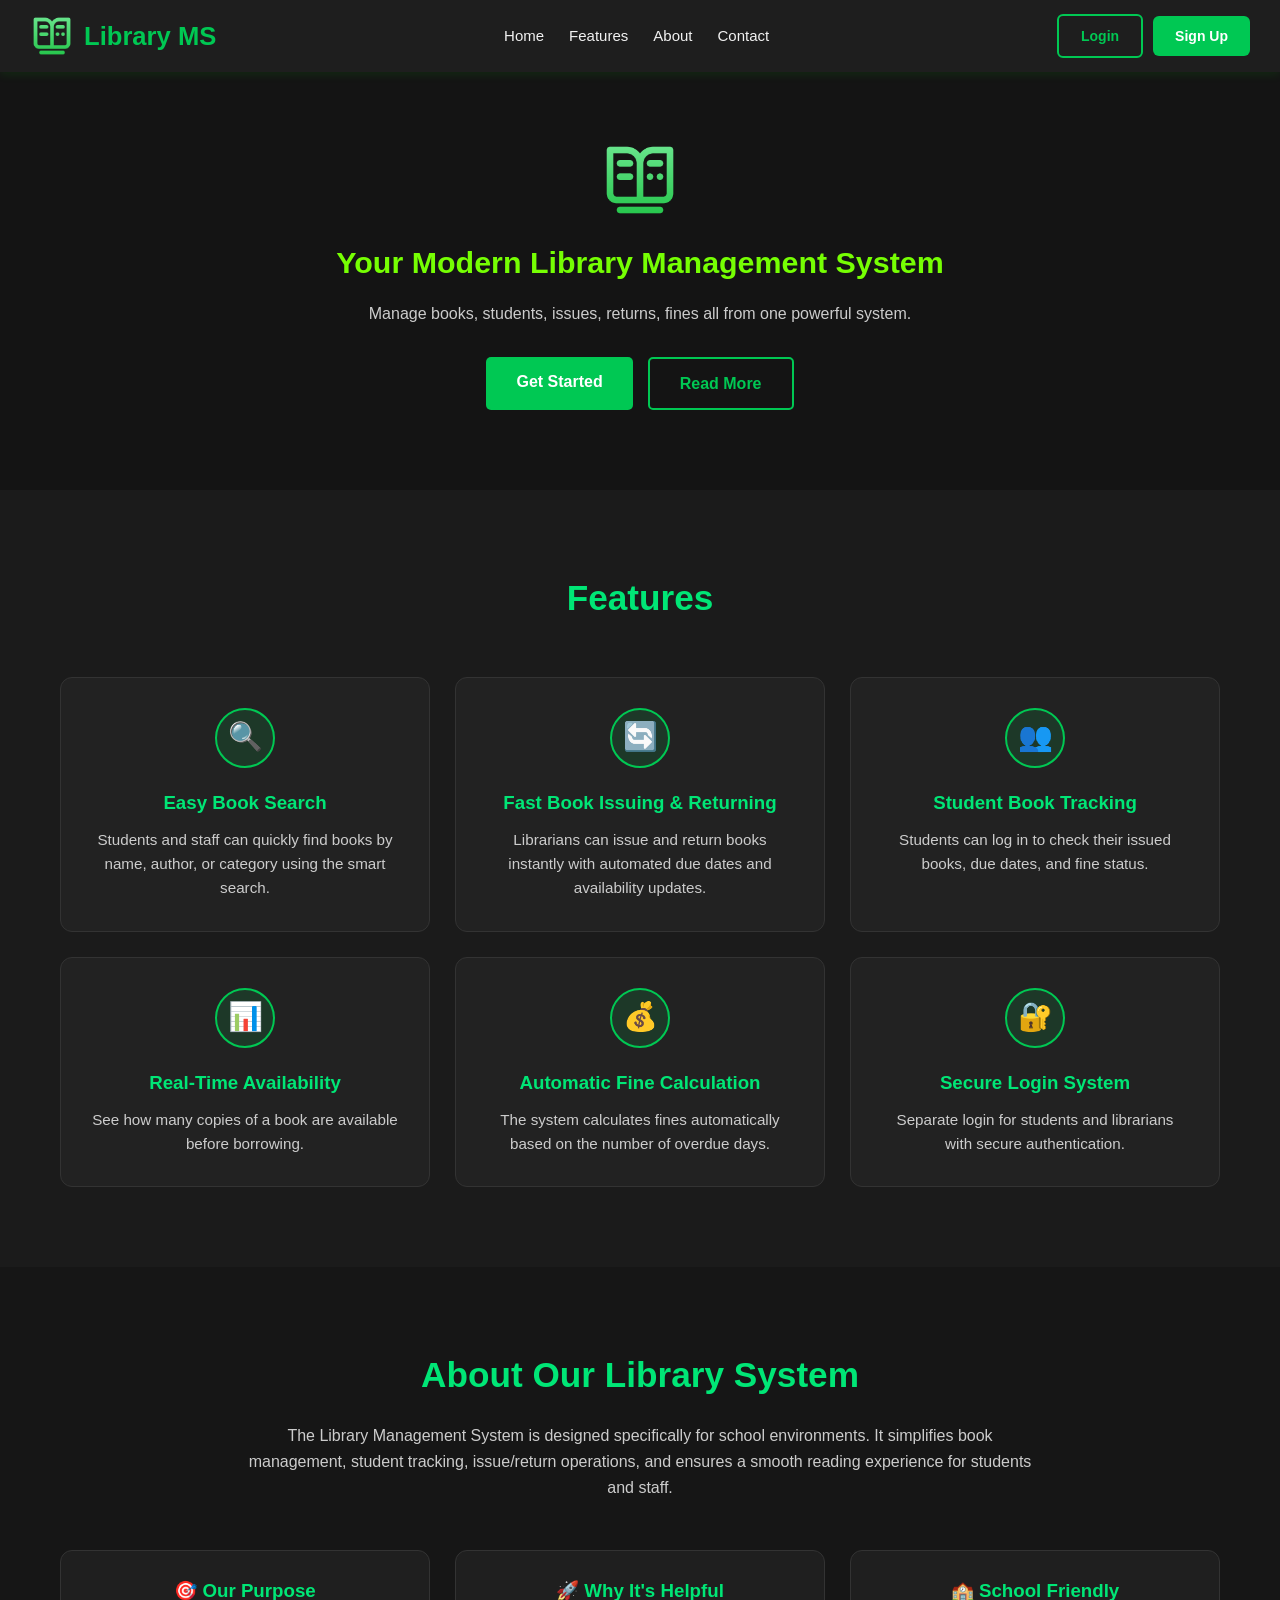
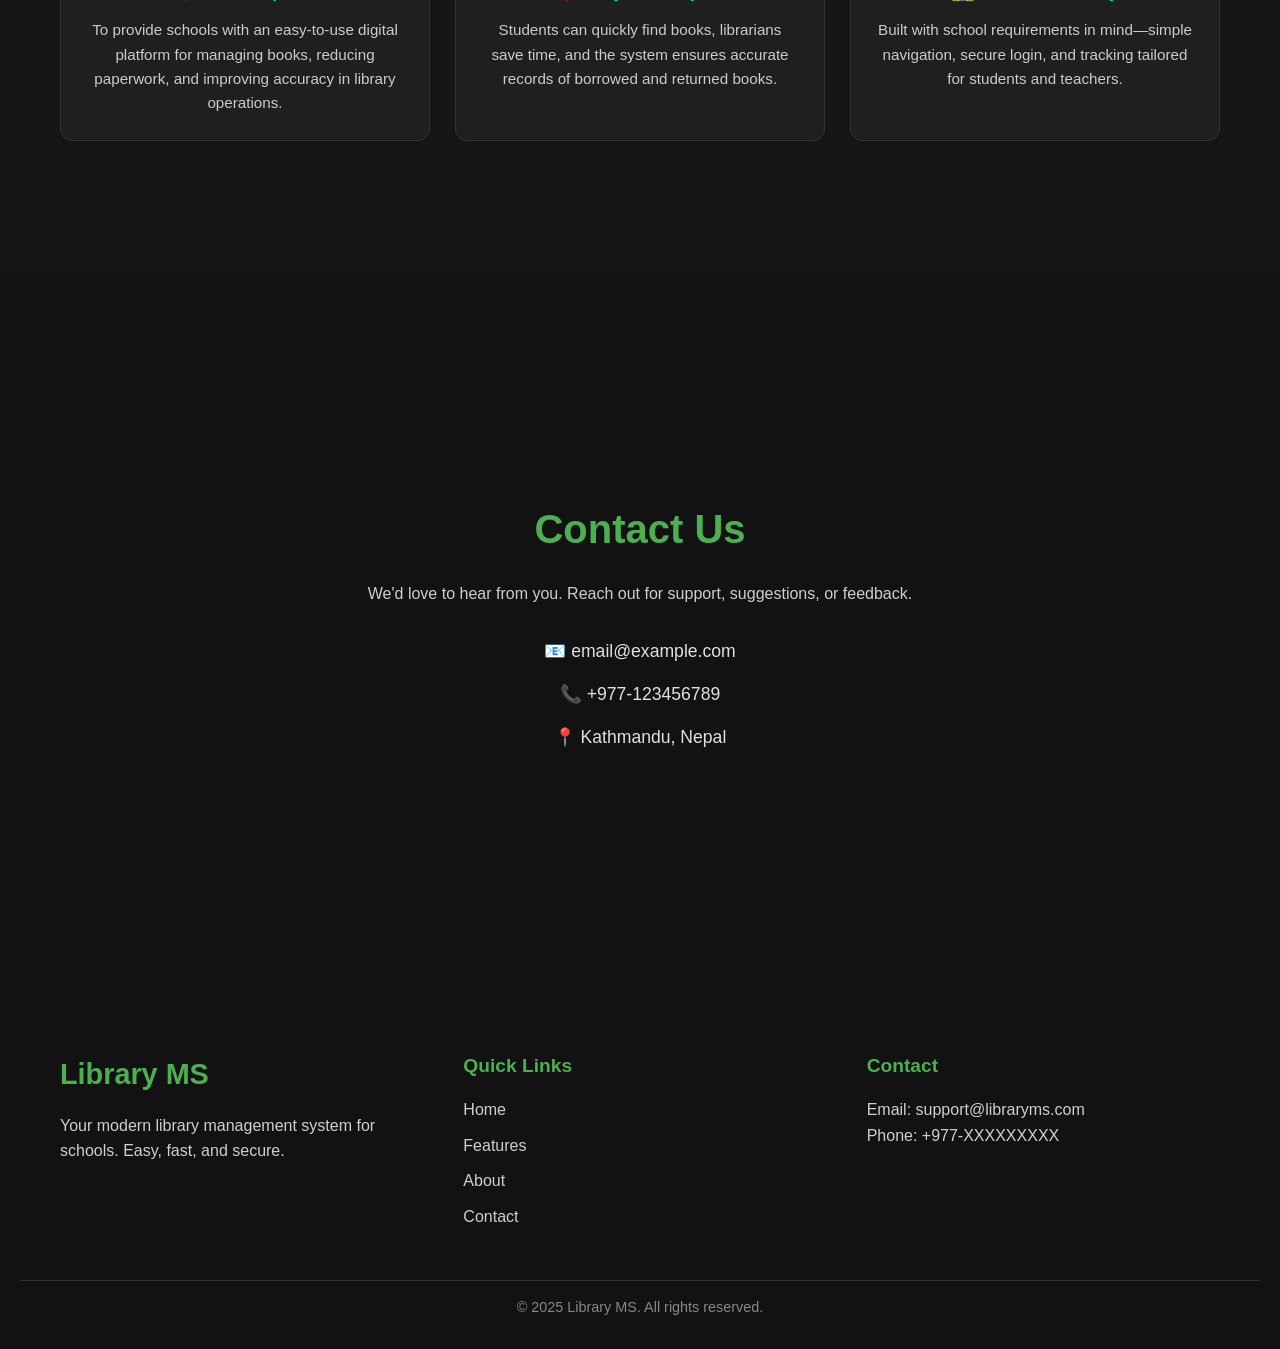
<file: index.html>
<!DOCTYPE html>
<html lang="en">
<head>
    <meta charset="UTF-8">
    <meta name="viewport" content="width=device-width, initial-scale=1.0">
    <title>Library MS - Dark Theme</title>
    <link rel="stylesheet" href="../css/index_style.css">
</head>
<body>

    <!-- HEADER -->
    <header>
        <div class="header-container">

            <div class="logo">
                <img src="../images/logo.png" alt="logo"> Library MS
            </div>

            <!-- Hamburger — mobile only -->
            <button class="nav-toggle" id="navToggle" aria-label="Toggle menu">
                <span></span>
                <span></span>
                <span></span>
            </button>

            <!-- Nav dropdown -->
            <nav id="mainNav">
                <ul>
                    <li><a href="#home">Home</a></li>
                    <li><a href="#features">Features</a></li>
                    <li><a href="#about">About</a></li>
                    <li><a href="#contact">Contact</a></li>
                </ul>
                <!-- Auth inside nav for mobile -->
                <div class="nav-auth">
                    <a href="../php/login.php" class="btn-login">Login</a>
                    <a href="../html/signup.html" class="btn-signup">Sign Up</a>
                </div>
            </nav>

            <!-- Desktop only auth -->
            <div class="auth-buttons">
                <a href="../php/login.php" class="btn-login">Login</a>
                <a href="../html/signup.html" class="btn-signup">Sign Up</a>
            </div>

        </div>
    </header>

    <!-- HERO -->
    <section id="home" class="hero">
        <div class="container">
            <img src="../images/logo.png" alt="logo">
            <h2>Your Modern Library Management System</h2>
            <p>Manage books, students, issues, returns, fines all from one powerful system.</p>
            <div class="hero-buttons">
                <a class="btn" href="../php/login.php">Get Started</a>
                <a class="btn btn-outline" href="../html/about.html">Read More</a>
            </div>
        </div>
    </section>

    <!-- FEATURES -->
    <section id="features" class="features">
        <div class="container">
            <h2>Features</h2>
            <div class="feature-grid">
                <div class="feature-card">
                    <div class="feature-icon">🔍</div>
                    <h3>Easy Book Search</h3>
                    <p>Students and staff can quickly find books by name, author, or category using the smart search.</p>
                </div>
                <div class="feature-card">
                    <div class="feature-icon">🔄</div>
                    <h3>Fast Book Issuing & Returning</h3>
                    <p>Librarians can issue and return books instantly with automated due dates and availability updates.</p>
                </div>
                <div class="feature-card">
                    <div class="feature-icon">👥</div>
                    <h3>Student Book Tracking</h3>
                    <p>Students can log in to check their issued books, due dates, and fine status.</p>
                </div>
                <div class="feature-card">
                    <div class="feature-icon">📊</div>
                    <h3>Real-Time Availability</h3>
                    <p>See how many copies of a book are available before borrowing.</p>
                </div>
                <div class="feature-card">
                    <div class="feature-icon">💰</div>
                    <h3>Automatic Fine Calculation</h3>
                    <p>The system calculates fines automatically based on the number of overdue days.</p>
                </div>
                <div class="feature-card">
                    <div class="feature-icon">🔐</div>
                    <h3>Secure Login System</h3>
                    <p>Separate login for students and librarians with secure authentication.</p>
                </div>
            </div>
        </div>
    </section>

    <!-- ABOUT -->
    <section id="about" class="about">
        <div class="container">
            <h2>About Our Library System</h2>
            <p class="about-description">
                The Library Management System is designed specifically for school environments.
                It simplifies book management, student tracking, issue/return operations, and
                ensures a smooth reading experience for students and staff.
            </p>
            <div class="about-grid">
                <div class="about-card">
                    <h3>🎯 Our Purpose</h3>
                    <p>To provide schools with an easy-to-use digital platform for managing books,
                        reducing paperwork, and improving accuracy in library operations.</p>
                </div>
                <div class="about-card">
                    <h3>🚀 Why It's Helpful</h3>
                    <p>Students can quickly find books, librarians save time, and the system ensures
                        accurate records of borrowed and returned books.</p>
                </div>
                <div class="about-card">
                    <h3>🏫 School Friendly</h3>
                    <p>Built with school requirements in mind—simple navigation, secure login,
                        and tracking tailored for students and teachers.</p>
                </div>
            </div>
        </div>
    </section>

    <!-- CONTACT -->
    <section id="contact" class="contact">
        <div class="container-contact">
            <div class="contact-info">
                <h2>Contact Us</h2>
                <p>We'd love to hear from you. Reach out for support, suggestions, or feedback.</p>
                <ul>
                    <li>📧 email@example.com</li>
                    <li>📞 +977-123456789</li>
                    <li>📍 Kathmandu, Nepal</li>
                </ul>
            </div>
        </div>
    </section>

    <!-- FOOTER -->
    <footer class="footer">
        <div class="container footer-container">
            <div class="footer-column">
                <div class="footer-logo">Library MS</div>
                <p>Your modern library management system for schools. Easy, fast, and secure.</p>
            </div>
            <div class="footer-column">
                <h4>Quick Links</h4>
                <ul>
                    <li><a href="#home">Home</a></li>
                    <li><a href="#features">Features</a></li>
                    <li><a href="#about">About</a></li>
                    <li><a href="#contact">Contact</a></li>
                </ul>
            </div>
            <div class="footer-column">
                <h4>Contact</h4>
                <p>Email: support@libraryms.com</p>
                <p>Phone: +977-XXXXXXXXX</p>
            </div>
        </div>
        <div class="footer-bottom">
            &copy; 2025 Library MS. All rights reserved.
        </div>
    </footer>

    <script>
        (function () {
            var btn = document.getElementById('navToggle');
            var nav = document.getElementById('mainNav');
            if (!btn || !nav) return;

            btn.addEventListener('click', function (e) {
                e.stopPropagation();
                var isOpen = nav.classList.toggle('active');
                btn.classList.toggle('open', isOpen);
            });

            nav.querySelectorAll('a').forEach(function (a) {
                a.addEventListener('click', function () {
                    nav.classList.remove('active');
                    btn.classList.remove('open');
                });
            });

            document.addEventListener('click', function (e) {
                if (!document.querySelector('header').contains(e.target)) {
                    nav.classList.remove('active');
                    btn.classList.remove('open');
                }
            });
        })();
    </script>

    <!-- NOTE: mobile_menu.js handles DASHBOARD pages only, not index -->
    <script src="../js/mobile_menu.js"></script>

</body>
</html>
</file>
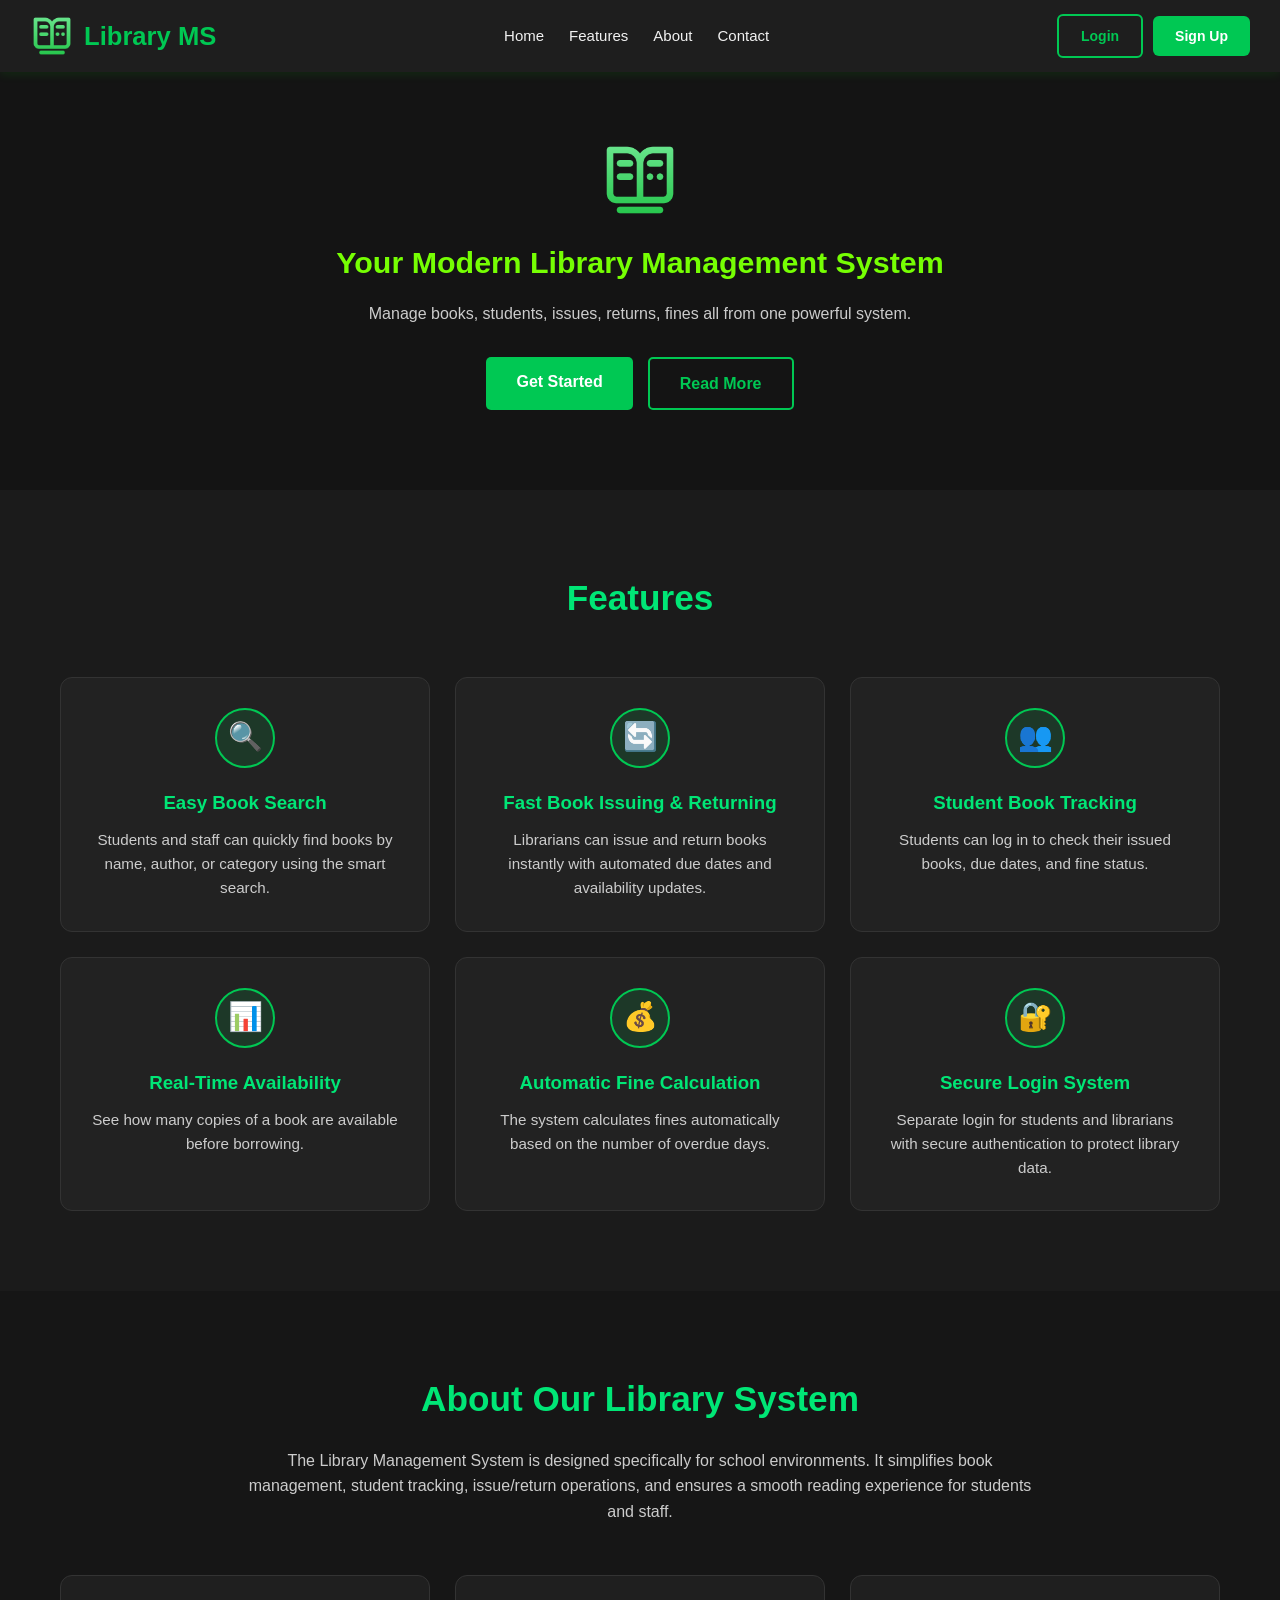
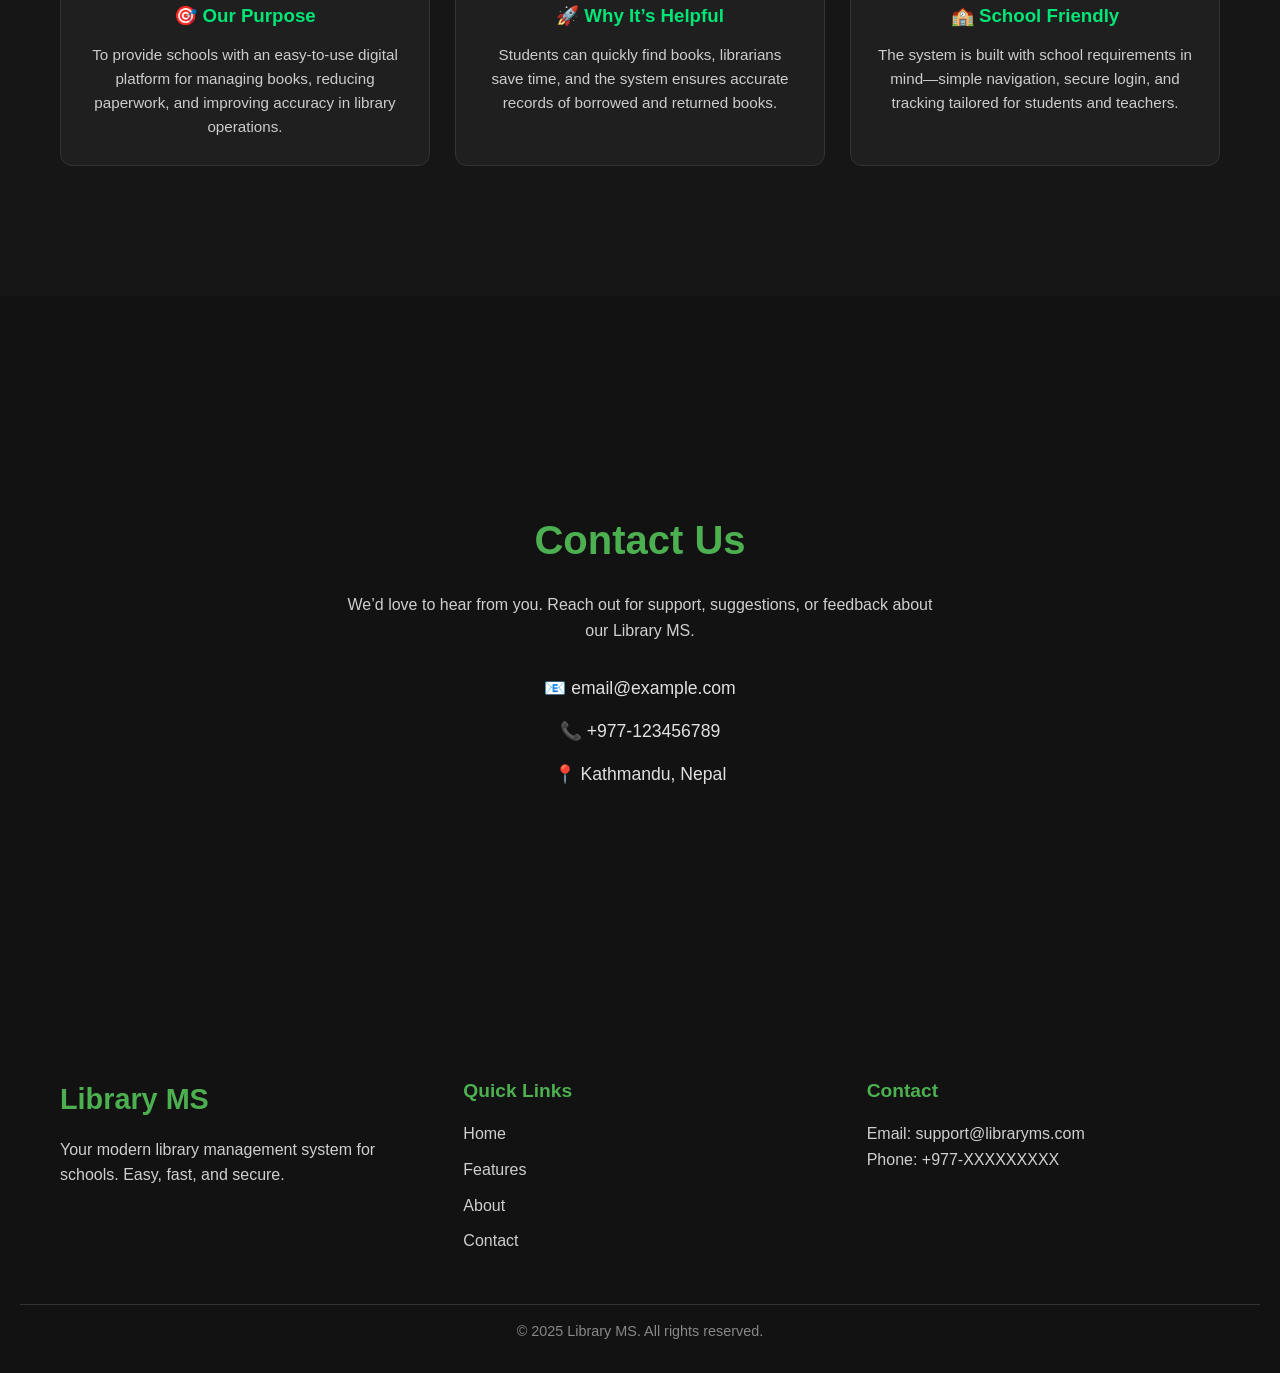
<file: html/index.html>
<!DOCTYPE html>
<html lang="en">

<head>
    <meta charset="UTF-8">
    <meta name="viewport" content="width=device-width, initial-scale=1.0">
    <title>Library MS - Dark Theme</title>
    <link rel="stylesheet" href="../css/index_style.css">
    <link rel="stylesheet" href="../css/responsive.css">
</head>

<body>

    <!-- ===========================
        HEADER
    ============================ -->
    <header>
        <div class="header-container">
            <div class="logo">
                <img src="../images/logo.png" alt="logo" height="50"> Library MS
            </div>

            <nav>
                <ul>
                    <li><a href="#home">Home</a></li>
                    <li><a href="#features">Features</a></li>
                    <li><a href="#about">About</a></li>
                    <li><a href="#contact">Contact</a></li>
                </ul>
            </nav>

            <!-- Login / Signup Buttons -->
            <div class="auth-buttons">
                <a href="../php/login.php" class="btn-login">Login</a>
                <a href="signup.html" class="btn-signup">Sign Up</a>
            </div>
        </div>
    </header>

    <!-- ===========================
        HERO
    ============================ -->
    <section id="home" class="hero">
        <div class="container">
            <img src="../images/logo.png" alt="logo">
            <h2>Your Modern Library Management System</h2>
            <p>Manage books, students, issues, returns, fines all from one powerful system.</p>

            <div class="hero-buttons">
                <a class="btn" href="../php/login.php">Get Started</a>
                <a class="btn btn-outline" href="about.html">Read More</a>
            </div>
        </div>
    </section>

    <!-- ===========================
        FEATURES
    ============================ -->
    <section id="features" class="features">
        <div class="container">
            <h2>Features</h2>
            <div class="feature-grid">

                <div class="feature-card">
                    <div class="feature-icon">🔍</div>
                    <h3>Easy Book Search</h3>
                    <p>Students and staff can quickly find books by name, author, or category using the smart search.</p>
                </div>

                <div class="feature-card">
                    <div class="feature-icon">🔄</div>
                    <h3>Fast Book Issuing & Returning</h3>
                    <p>Librarians can issue and return books instantly with automated due dates and availability updates.</p>
                </div>

                <div class="feature-card">
                    <div class="feature-icon">👥</div>
                    <h3>Student Book Tracking</h3>
                    <p>Students can log in to check their issued books, due dates, and fine status.</p>
                </div>

                <div class="feature-card">
                    <div class="feature-icon">📊</div>
                    <h3>Real-Time Availability</h3>
                    <p>See how many copies of a book are available before borrowing.</p>
                </div>

                <div class="feature-card">
                    <div class="feature-icon">💰</div>
                    <h3>Automatic Fine Calculation</h3>
                    <p>The system calculates fines automatically based on the number of overdue days.</p>
                </div>

                <div class="feature-card">
                    <div class="feature-icon">🔐</div>
                    <h3>Secure Login System</h3>
                    <p>Separate login for students and librarians with secure authentication to protect library data.</p>
                </div>

            </div>
        </div>
    </section>

    <!-- ===========================
        ABOUT
    ============================ -->
    <section id="about" class="about">
        <div class="container">
            <h2>About Our Library System</h2>
            <p class="about-description">
                The Library Management System is designed specifically for school environments.
                It simplifies book management, student tracking, issue/return operations, and
                ensures a smooth reading experience for students and staff.
            </p>

            <div class="about-grid">
                <div class="about-card">
                    <h3>🎯 Our Purpose</h3>
                    <p>To provide schools with an easy-to-use digital platform for managing books,
                        reducing paperwork, and improving accuracy in library operations.</p>
                </div>
                <div class="about-card">
                    <h3>🚀 Why It’s Helpful</h3>
                    <p>Students can quickly find books, librarians save time, and the system ensures
                        accurate records of borrowed and returned books.</p>
                </div>
                <div class="about-card">
                    <h3>🏫 School Friendly</h3>
                    <p>The system is built with school requirements in mind—simple navigation, secure login,
                        and tracking tailored for students and teachers.</p>
                </div>
            </div>
        </div>
    </section>

    <!-- ===========================
        CONTACT
    ============================ -->
    <section id="contact" class="contact">
        <div class="container-contact">

            <!-- Contact Info -->
            <div class="contact-info">
                <h2>Contact Us</h2>
                <p>We’d love to hear from you. Reach out for support, suggestions, or feedback about our Library MS.</p>
                <ul>
                    <li>📧 email@example.com</li>
                    <li>📞 +977-123456789</li>
                    <li>📍 Kathmandu, Nepal</li>
                </ul>
            </div>

        </div>
    </section>

    <!-- ===========================
        FOOTER
    ============================ -->
    <footer class="footer">
        <div class="container footer-container">

            <!-- About / Logo -->
            <div class="footer-column">
                <div class="footer-logo">Library MS</div>
                <p>Your modern library management system for schools. Easy, fast, and secure.</p>
            </div>

            <!-- Quick Links -->
            <div class="footer-column">
                <h4>Quick Links</h4>
                <ul>
                    <li><a href="#home">Home</a></li>
                    <li><a href="#features">Features</a></li>
                    <li><a href="#about">About</a></li>
                    <li><a href="#contact">Contact</a></li>
                </ul>
            </div>

            <!-- Contact -->
            <div class="footer-column">
                <h4>Contact</h4>
                <p>Email: support@libraryms.com</p>
                <p>Phone: +977-XXXXXXXXX</p>
            </div>

        </div>

        <div class="footer-bottom">
            &copy; 2025 Library MS. All rights reserved.
        </div>
    </footer>
<script src="../js/mobile_menu.js"></script>
</body>

</html>
</file>
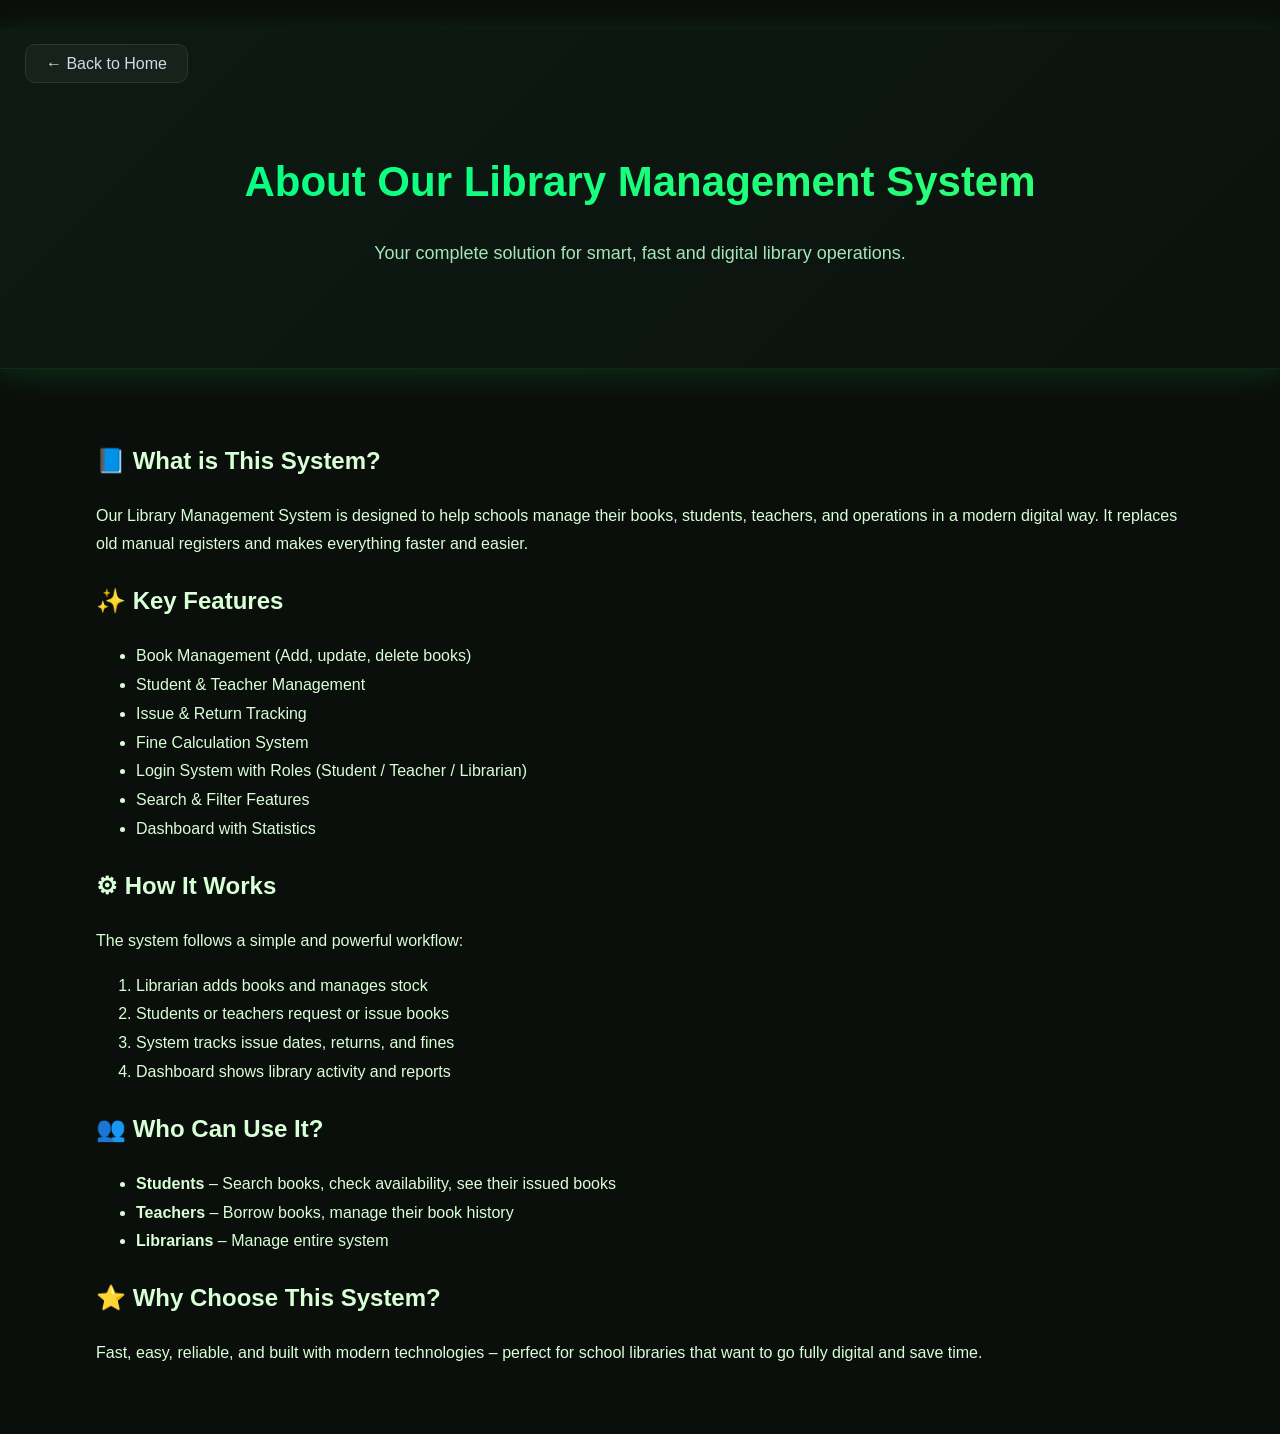
<file: about.html>
<!DOCTYPE html>
<html lang="en">
<head>
    <meta charset="UTF-8">
    <meta name="viewport" content="width=device-width, initial-scale=1.0">
    <title>About Library System</title>
    <link rel="stylesheet" href="../css/about_style.css">
    <link rel="stylesheet" href="../css/responsive.css">
</head>
<body>
     <a href="index.html" class="back-btn">← Back to Home</a>

    <section class="about-header">
        <div class="container">
            <h1>About Our Library Management System</h1>
            <p>Your complete solution for smart, fast and digital library operations.</p>
        </div>
    </section>

    <section class="about-content container">

        <h2>📘 What is This System?</h2>
        <p>
            Our Library Management System is designed to help schools manage their 
            books, students, teachers, and operations in a modern digital way.
            It replaces old manual registers and makes everything faster and easier.
        </p>

        <h2>✨ Key Features</h2>
        <ul>
            <li>Book Management (Add, update, delete books)</li>
            <li>Student & Teacher Management</li>
            <li>Issue & Return Tracking</li>
            <li>Fine Calculation System</li>
            <li>Login System with Roles (Student / Teacher / Librarian)</li>
            <li>Search & Filter Features</li>
            <li>Dashboard with Statistics</li>
        </ul>

        <h2>⚙ How It Works</h2>
        <p>The system follows a simple and powerful workflow:</p>
        <ol>
            <li>Librarian adds books and manages stock</li>
            <li>Students or teachers request or issue books</li>
            <li>System tracks issue dates, returns, and fines</li>
            <li>Dashboard shows library activity and reports</li>
        </ol>

        <h2>👥 Who Can Use It?</h2>
        <ul>
            <li><strong>Students</strong> – Search books, check availability, see their issued books</li>
            <li><strong>Teachers</strong> – Borrow books, manage their book history</li>
            <li><strong>Librarians</strong> – Manage entire system</li>
        </ul>

        <h2>⭐ Why Choose This System?</h2>
        <p>
            Fast, easy, reliable, and built with modern technologies – perfect for school libraries 
            that want to go fully digital and save time.
        </p>

    </section>

</body>
<script src="../js/mobile_menu.js"></script>
</html>
</file>
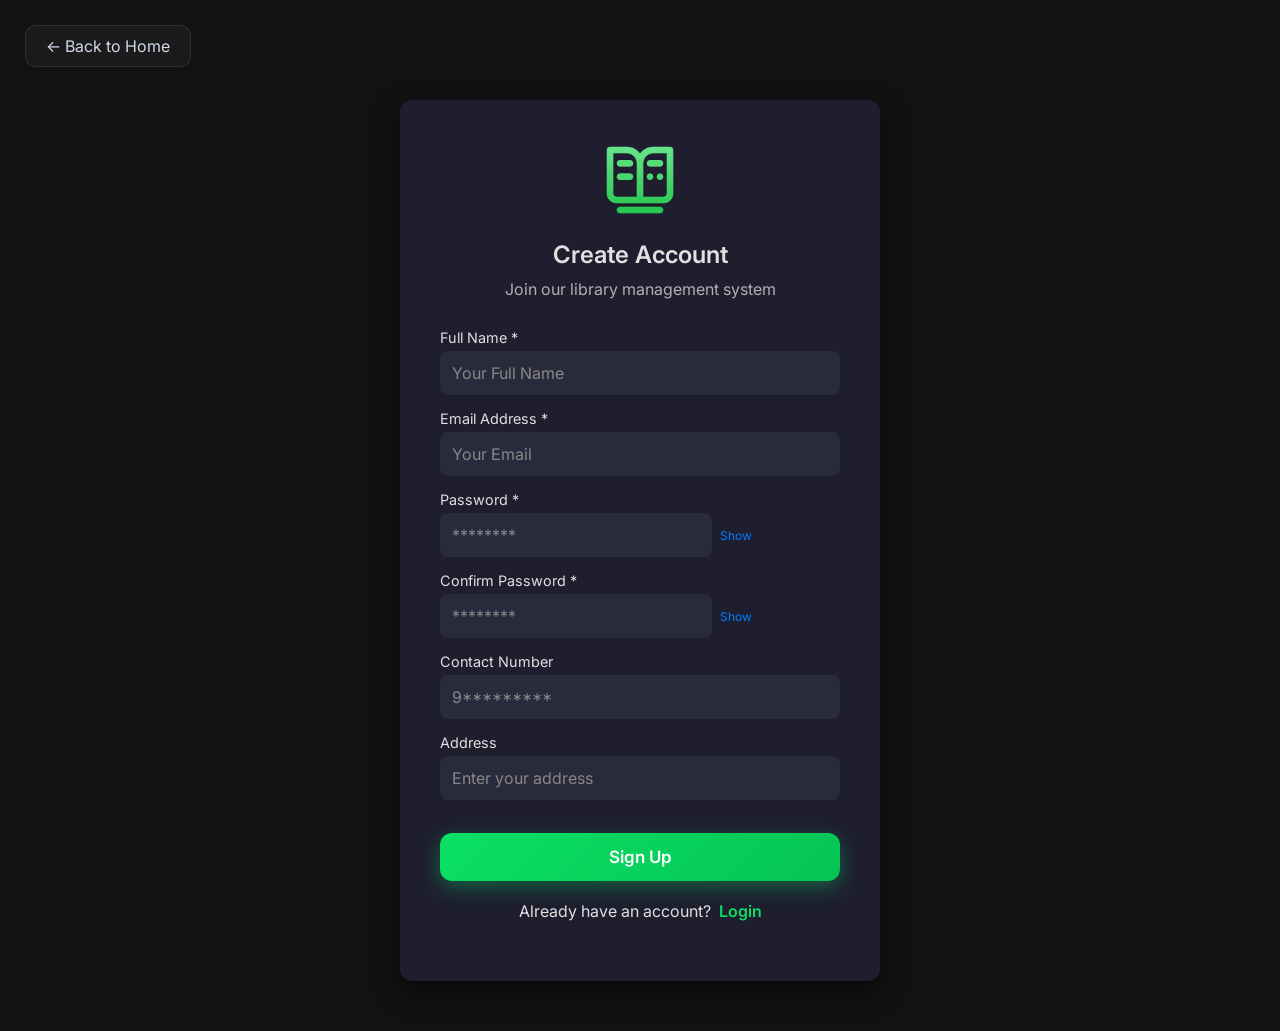
<file: signup.html>
<!DOCTYPE html>
<html lang="en">
<head>
    <meta charset="UTF-8">
    <meta name="viewport" content="width=device-width, initial-scale=1.0">
    <title>Library Signup Form</title>
    <link href="https://fonts.googleapis.com/css2?family=Inter:wght@400;500;600&display=swap" rel="stylesheet">
    <link rel="stylesheet" href="../css/signup_style.css">
    <link rel="stylesheet" href="../css/responsive.css">
</head>
<body>

    <a href="index.html" class="back-btn">← Back to Home</a>

    <div class="signup-container">

        <div class="icon">
            <img src="../images/logo.png" alt="logo" height="80">
        </div>

        <h2>Create Account</h2>
        <p>Join our library management system</p>

        <form id="signupForm" action="../php/signup.php" method="POST">

            <!-- Full Name -->
            <div class="form-group">
            <label>Full Name *</label>
            <input type="text" name="fullname" placeholder="Your Full Name" required>
            
            </div>

            <!-- Email -->
            <div class="form-group">
                <label>Email Address *</label>
                <input type="email" name="email" placeholder="Your Email" required>
            </div>

            <!-- Password -->
            <div class="form-group">
                <label>Password *</label>
                <div class="password-wrapper">
                <input type="password" name="password" id="password" placeholder="********" required>
                <button type="button" class="toggle-btn" data-target="password">Show</button>
            </div>
            <small id="passwordError" style="color:red;"></small>
            </div>

            <!-- Confirm Password -->
            <div class="form-group">
                <label>Confirm Password *</label>
                <div class="password-wrapper">
                <input type="password" name="confirm_password" id="confirm_password" placeholder="********" required>
                <button type="button" class="toggle-btn" data-target="confirm_password">Show</button>
                </div>
                <small id="confirmPasswordError" style="color:red;"></small>
            </div>

            <!-- Contact Number -->
            <div class="form-group">
                <label>Contact Number</label>
                <input type="text" name="contact" pattern="^9[6-8][0-9]{8}$" placeholder="9*********" maxlength="10" required>
                <small id="contactError" style="color:red;"></small>
            </div>

            <!-- Address -->
            <div class="form-group">
                <label>Address</label>
                <input type="text" name="address" placeholder="Enter your address">
            </div>

            <!-- Signup Button -->
            <button type="submit" class="submit-btn">Sign Up</button>

            <div class="signin-link">
                Already have an account? <a href="../php/login.php">Login</a>
            </div>

        </form>
    </div>
    <script src="../js/password_validation.js"></script>
    <script src="../js/mobile_menu.js"></script>

</body>
</html>
</file>
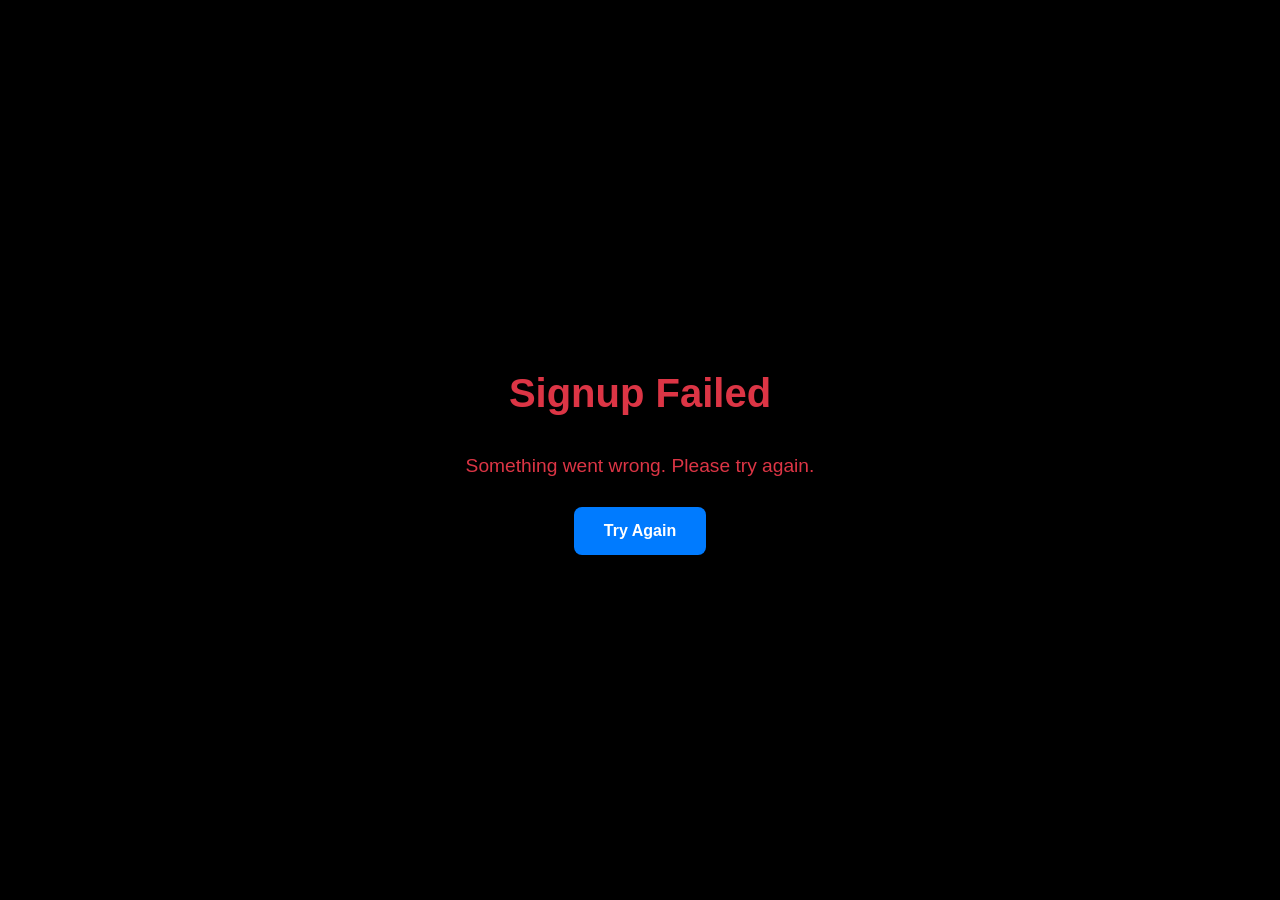
<file: signup_error.html>
<!DOCTYPE html>
<html lang="en">
<head>
    <meta charset="UTF-8">
    <title>Signup Error</title>
    <link rel="stylesheet" href="../css/signuperror.css">
    <link rel="stylesheet" href="../css/responsive.css">
</head>
<body>
    <h1>Signup Failed</h1>
    <p>Something went wrong. Please try again.</p>
    <a href="signup.html" class="button">Try Again</a>
</body>
<script src="../js/mobile_menu.js"></script>
</html>
</file>
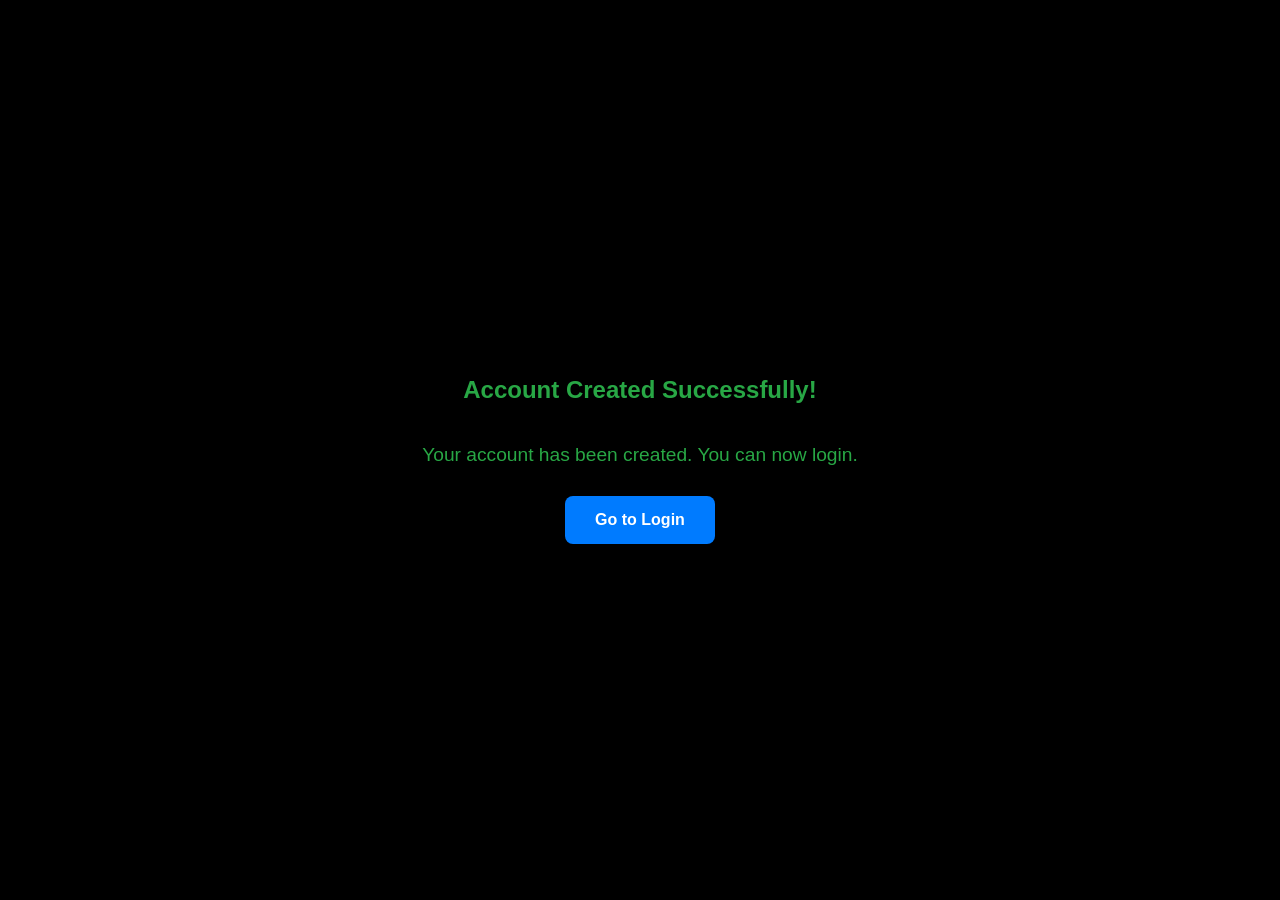
<file: signup_success.html>
<!DOCTYPE html>
<html lang="en">
<head>
    <meta charset="UTF-8">
    <title>Signup Successful</title>
    <link rel="stylesheet" href="../css/signupsuccess.css">
    <link rel="stylesheet" href="../css/responsive.css">
 
</head>
<body>
    <div class="container">
        <h2>Account Created Successfully!</h2>
        <p>Your account has been created. You can now login.</p>
        <a href="../php/login.php" class="button">Go to Login</a>
    </div>
</body>
<script src="../js/mobile_menu.js"></script>
</html>
</file>
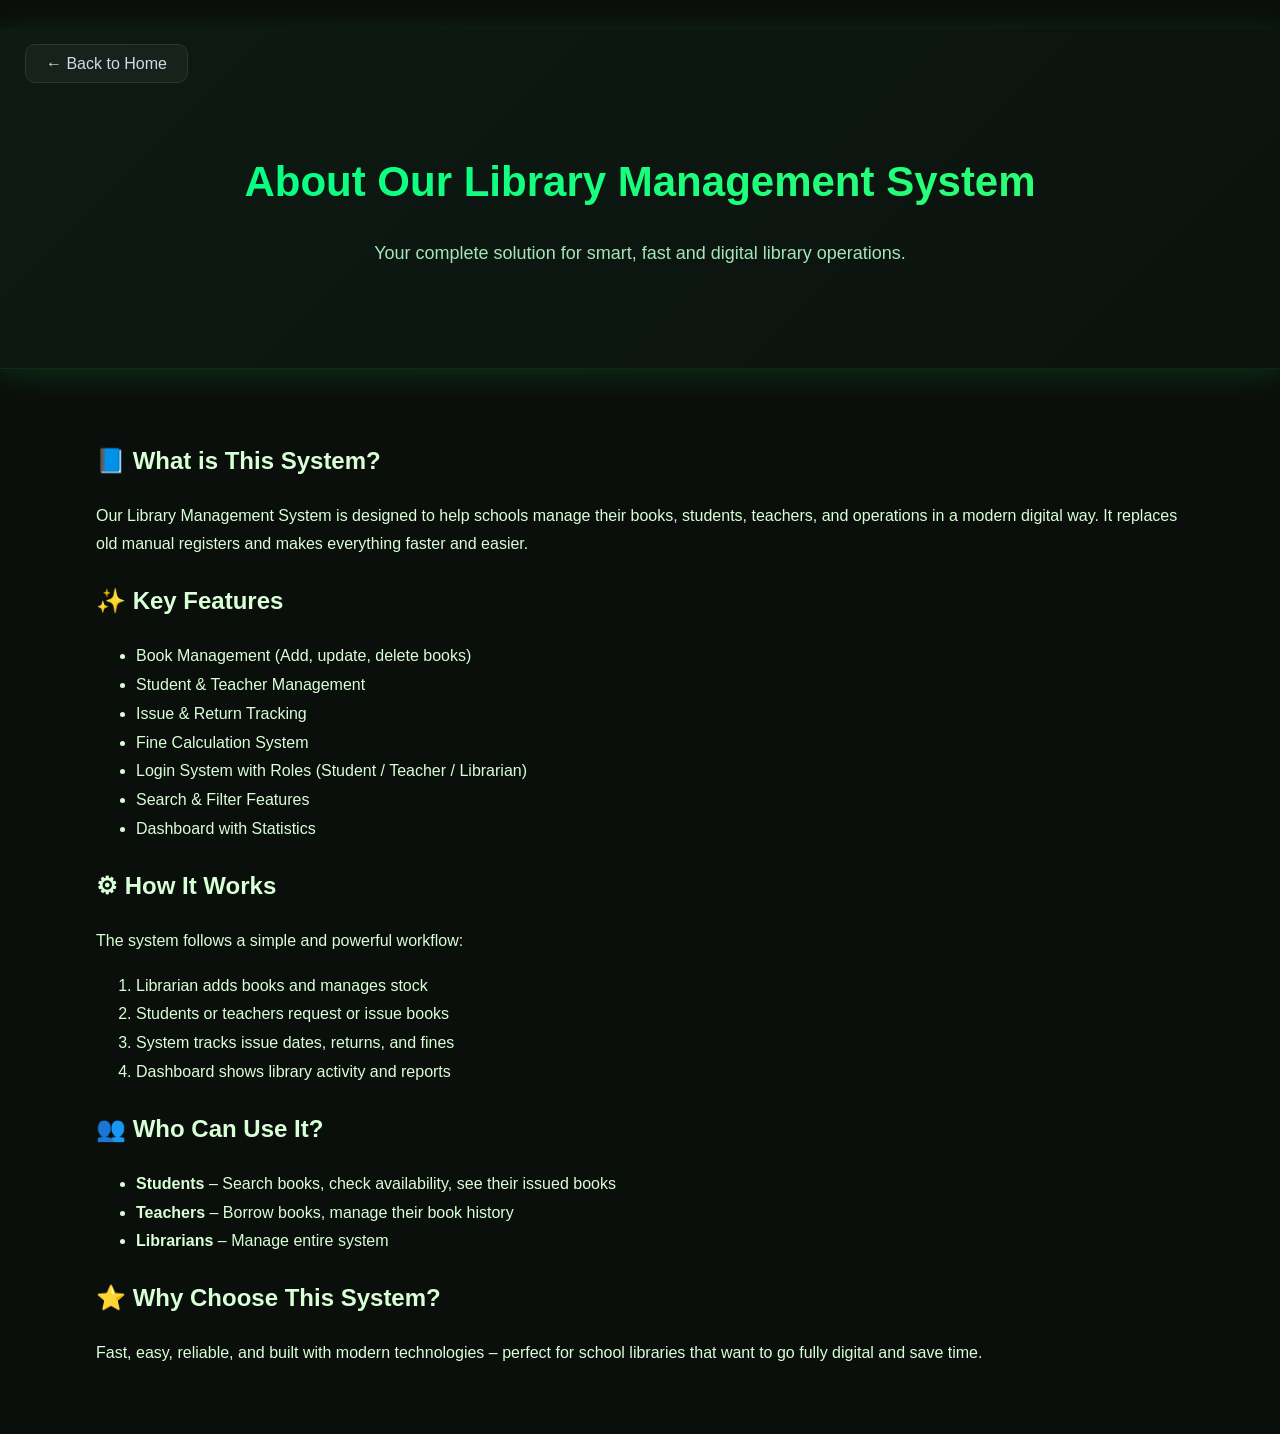
<file: html/about.html>
<!DOCTYPE html>
<html lang="en">
<head>
    <meta charset="UTF-8">
    <meta name="viewport" content="width=device-width, initial-scale=1.0">
    <title>About Library System</title>
    <link rel="stylesheet" href="../css/about_style.css">
    <link rel="stylesheet" href="../css/responsive.css">
</head>
<body>
     <a href="../index.html" class="back-btn">← Back to Home</a>

    <section class="about-header">
        <div class="container">
            <h1>About Our Library Management System</h1>
            <p>Your complete solution for smart, fast and digital library operations.</p>
        </div>
    </section>

    <section class="about-content container">

        <h2>📘 What is This System?</h2>
        <p>
            Our Library Management System is designed to help schools manage their 
            books, students, teachers, and operations in a modern digital way.
            It replaces old manual registers and makes everything faster and easier.
        </p>

        <h2>✨ Key Features</h2>
        <ul>
            <li>Book Management (Add, update, delete books)</li>
            <li>Student & Teacher Management</li>
            <li>Issue & Return Tracking</li>
            <li>Fine Calculation System</li>
            <li>Login System with Roles (Student / Teacher / Librarian)</li>
            <li>Search & Filter Features</li>
            <li>Dashboard with Statistics</li>
        </ul>

        <h2>⚙ How It Works</h2>
        <p>The system follows a simple and powerful workflow:</p>
        <ol>
            <li>Librarian adds books and manages stock</li>
            <li>Students or teachers request or issue books</li>
            <li>System tracks issue dates, returns, and fines</li>
            <li>Dashboard shows library activity and reports</li>
        </ol>

        <h2>👥 Who Can Use It?</h2>
        <ul>
            <li><strong>Students</strong> – Search books, check availability, see their issued books</li>
            <li><strong>Teachers</strong> – Borrow books, manage their book history</li>
            <li><strong>Librarians</strong> – Manage entire system</li>
        </ul>

        <h2>⭐ Why Choose This System?</h2>
        <p>
            Fast, easy, reliable, and built with modern technologies – perfect for school libraries 
            that want to go fully digital and save time.
        </p>

    </section>

</body>
<script src="../js/mobile_menu.js"></script>
</html>
</file>
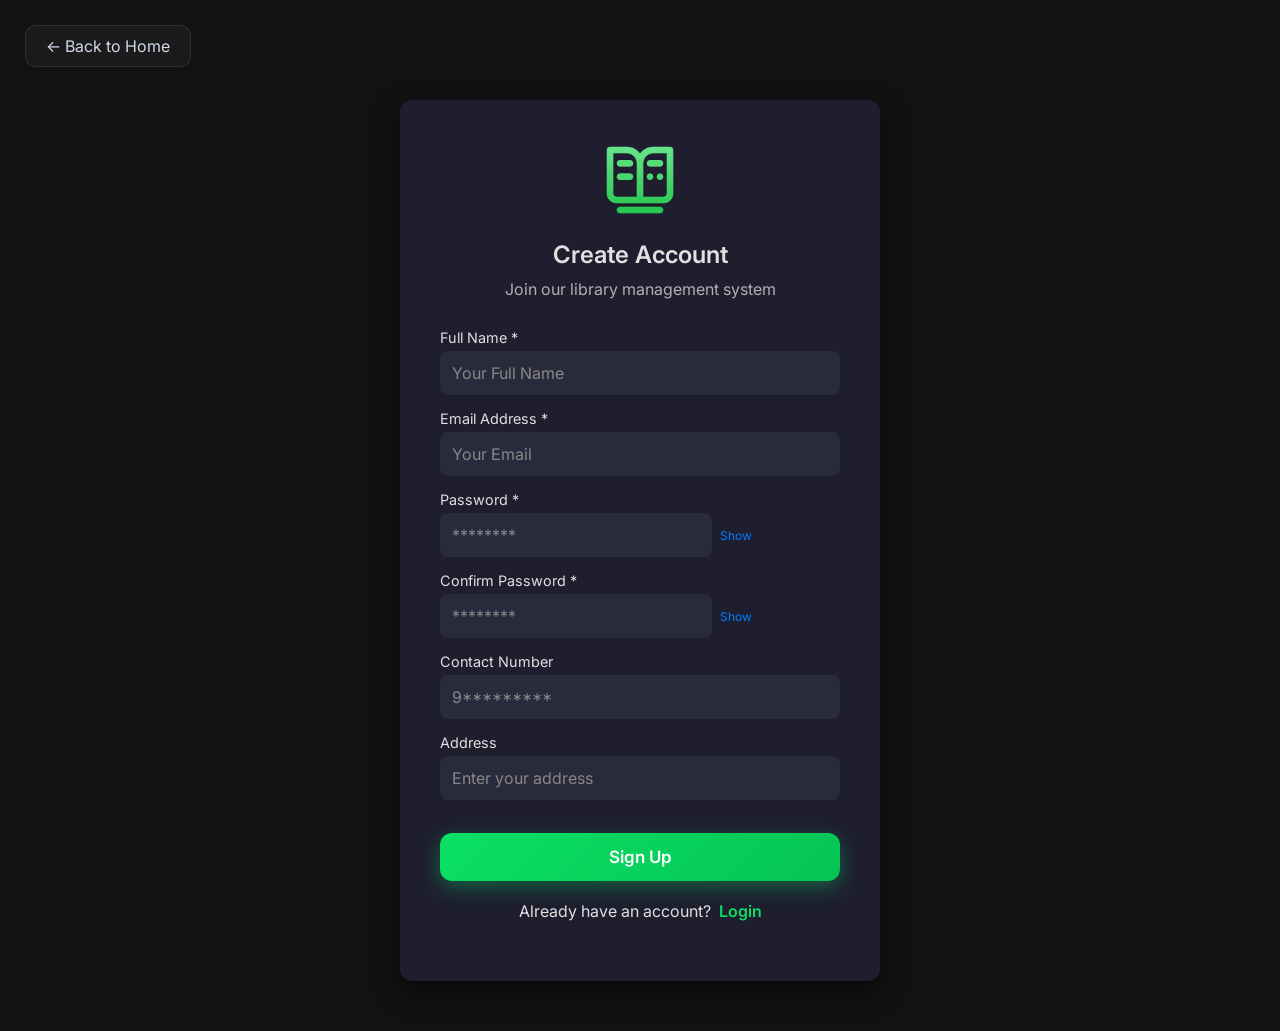
<file: html/signup.html>
<!DOCTYPE html>
<html lang="en">
<head>
<meta charset="UTF-8">
<meta name="viewport" content="width=device-width, initial-scale=1.0">
<title>Library Signup Form</title>

<link href="https://fonts.googleapis.com/css2?family=Inter:wght@400;500;600&display=swap" rel="stylesheet">
<link rel="stylesheet" href="../css/signup_style.css">
<link rel="stylesheet" href="../css/responsive.css">

</head>

<body>

<a href="../index.html" class="back-btn">← Back to Home</a>

<div class="signup-container">

<div class="icon">
<img src="../images/logo.png" alt="logo" height="80">
</div>

<h2>Create Account</h2>
<p>Join our library management system</p>

<form id="signupForm" action="../php/signup.php" method="POST">

<!-- Full Name -->
<div class="form-group">
<label>Full Name *</label>
<input type="text" id="fullname" name="fullname" placeholder="Your Full Name" required>
<small id="nameError" style="color:red;"></small>
</div>

<!-- Email -->
<div class="form-group">
<label>Email Address *</label>
<input type="email" id="email" name="email" placeholder="Your Email" required>
<small id="emailError" style="color:red;"></small>
</div>

<!-- Password -->
<div class="form-group">
<label>Password *</label>
<div class="password-wrapper">
<input type="password" name="password" id="password" placeholder="********" required>
<button type="button" class="toggle-btn" data-target="password">Show</button>
</div>
<small id="passwordError" style="color:red;"></small>
</div>

<!-- Confirm Password -->
<div class="form-group">
<label>Confirm Password *</label>
<div class="password-wrapper">
<input type="password" name="confirm_password" id="confirm_password" placeholder="********" required>
<button type="button" class="toggle-btn" data-target="confirm_password">Show</button>
</div>
<small id="confirmPasswordError" style="color:red;"></small>
</div>

<!-- Contact Number -->
<div class="form-group">
<label>Contact Number</label>
<input type="text" name="contact" pattern="^9[6-8][0-9]{8}$" placeholder="9*********" maxlength="10" required>
<small id="contactError" style="color:red;"></small>
</div>

<!-- Address -->
<div class="form-group">
<label>Address</label>
<input type="text" id="address" name="address" placeholder="Enter your address">
<small id="addressError" style="color:red;"></small>
</div>

<!-- Signup Button -->
<button type="submit" class="submit-btn">Sign Up</button>

<div class="signin-link">
Already have an account? <a href="../php/login.php">Login</a>
</div>

</form>
</div>

<script src="../js/password_validation.js"></script>
<script src="../js/mobile_menu.js"></script>

<script>

document.getElementById("signupForm").addEventListener("submit", function(e){

let fullname = document.getElementById("fullname").value;
let email = document.getElementById("email").value;
let address = document.getElementById("address").value;

let nameError = document.getElementById("nameError");
let emailError = document.getElementById("emailError");
let addressError = document.getElementById("addressError");

nameError.textContent = "";
emailError.textContent = "";
addressError.textContent = "";

let numberPattern = /\d/;
let valid = true;

/* Full Name validation */
if(numberPattern.test(fullname)){
nameError.textContent = "Full name cannot contain numbers";
valid = false;
}

/* Email validation */
let emailPattern = /^[^\s@]+@[^\s@]+\.[^\s@]+$/;

if(!emailPattern.test(email)){
    emailError.textContent = "Enter a valid email address";
    valid = false;
}

/* Address validation */
if(numberPattern.test(address)){
addressError.textContent = "Address cannot contain numbers";
valid = false;
}

if(!valid){
e.preventDefault();
}

});

</script>
</body>
</html>
</file>
<file: css/index_style.css>
/* ===========================
   Global Reset & Base
============================ */
* {
    margin: 0;
    padding: 0;
    box-sizing: border-box;
    font-family: 'Segoe UI', Tahoma, Geneva, Verdana, sans-serif;
    scroll-behavior: smooth;
}
body { background-color: #121212; color: #e0e0e0; line-height: 1.6; }
.container { max-width: 1200px; margin: auto; padding: 0 20px; }

/* ===========================
   Buttons
============================ */
.btn {
    display: inline-block;
    padding: 12px 30px;
    background-color: #00c853;
    color: white;
    text-decoration: none;
    border-radius: 5px;
    font-weight: 600;
    transition: 0.3s;
    border: none;
}
.btn:hover { background-color: #009624; }
.btn-outline { background-color: transparent; border: 2px solid #00c853; color: #00c853; }
.btn-outline:hover { background-color: #00c853; color: white; }

/* ===========================
   Header
============================ */
header {
    background-color: #1e1e1e;
    position: fixed;
    width: 100%;
    top: 0;
    z-index: 1000;
    box-shadow: 0 2px 10px rgba(0,255,0,0.1);
}

.header-container {
    display: flex;
    align-items: center;
    justify-content: space-between;
    padding: 14px 30px;
    gap: 20px;
    position: relative;  
}

.logo {
    font-size: 1.6rem;
    font-weight: bold;
    color: #00c853;
    display: flex;
    align-items: center;
    gap: 10px;
    flex-shrink: 0;
}
.logo img { height: 44px; }

/* ===========================
   Desktop Nav
============================ */
nav ul {
    display: flex;
    list-style: none;
    align-items: center;
    gap: 5px;
}
nav ul li a {
    color: #f1f1f1;
    text-decoration: none;
    font-size: 15px;
    padding: 6px 10px;
    border-radius: 5px;
    transition: color 0.2s;
}
nav ul li a:hover { color: #00c853; }

/* nav-auth hidden on desktop */
.nav-auth { display: none; }

/* ===========================
   Desktop Auth Buttons
============================ */
.auth-buttons {
    display: flex;
    gap: 10px;
    align-items: center;
    flex-shrink: 0;
}
.btn-login {
    padding: 9px 22px;
    border-radius: 6px;
    border: 2px solid #00c853;
    color: #00c853;
    text-decoration: none;
    font-weight: 600;
    font-size: 14px;
    transition: 0.2s;
    white-space: nowrap;
}
.btn-login:hover { background-color: #00c853; color: #fff; }
.btn-signup {
    padding: 9px 22px;
    border-radius: 6px;
    background-color: #00c853;
    color: #fff;
    font-weight: 600;
    font-size: 14px;
    text-decoration: none;
    transition: 0.2s;
    white-space: nowrap;
}
.btn-signup:hover { background-color: #009624; }

/* ===========================
   Hamburger — desktop hidden
============================ */
.nav-toggle {
    display: none;
    flex-direction: column;
    justify-content: center;
    align-items: center;
    gap: 5px;
    width: 40px;
    height: 38px;
    background: transparent;
    border: 2px solid #00c853;
    border-radius: 6px;
    cursor: pointer;
    flex-shrink: 0;
    transition: background 0.2s;
    position: static !important;
}
.nav-toggle:hover { background: rgba(0,200,83,0.1); }
.nav-toggle span {
    display: block;
    width: 18px;
    height: 2px;
    background: #00c853;
    border-radius: 2px;
    transition: transform 0.3s, opacity 0.3s;
}
.nav-toggle.open span:nth-child(1) { transform: translateY(7px) rotate(45deg); }
.nav-toggle.open span:nth-child(2) { opacity: 0; }
.nav-toggle.open span:nth-child(3) { transform: translateY(-7px) rotate(-45deg); }

/* ===========================
   Hero
============================ */
.hero { text-align: center; padding: 140px 20px 80px; background-color: #141414; }
.hero .container img { height: 80px; margin-bottom: 10px; }
.hero h2 { color: #76ff03; font-size: 1.9rem; margin-bottom: 15px; }
.hero p { max-width: 700px; margin: 0 auto 30px; color: #ccc; }
.hero-buttons { display: flex; gap: 15px; justify-content: center; flex-wrap: wrap; }

/* ===========================
   Features
============================ */
.features { background-color: #1b1b1b; padding: 80px 0; }
.features h2 { text-align: center; margin-bottom: 50px; font-size: 2.2rem; color: #00e676; }
.feature-grid { display: grid; grid-template-columns: repeat(auto-fit, minmax(280px, 1fr)); gap: 25px; }
.feature-card {
    background-color: #222; padding: 30px; border-radius: 12px;
    text-align: center; border: 1px solid #333; transition: 0.3s;
}
.feature-card:hover { transform: translateY(-8px); border-color: #00c853; box-shadow: 0 4px 20px rgba(0,255,0,0.1); }
.feature-icon {
    width: 60px; height: 60px; margin: 0 auto 20px; border-radius: 50%;
    background: #00c85322; border: 2px solid #00c853;
    display: flex; align-items: center; justify-content: center;
    font-size: 28px; color: #00e676;
}
.feature-card h3 { color: #00e676; margin-bottom: 10px; }
.feature-card p { color: #ccc; font-size: 0.95rem; }

/* ===========================
   About
============================ */
.about { background-color: #161616; padding: 80px 0; text-align: center; }
.about h2 { color: #00e676; font-size: 2.2rem; margin-bottom: 20px; }
.about-description { max-width: 800px; margin: 0 auto 50px; color: #ccc; }
.about-grid { display: grid; grid-template-columns: repeat(auto-fit, minmax(260px, 1fr)); gap: 25px; margin-bottom: 50px; }
.about-card { background: #1f1f1f; padding: 25px; border-radius: 12px; border: 1px solid #333; transition: 0.3s; }
.about-card:hover { transform: translateY(-8px); border-color: #00c853; box-shadow: 0 4px 20px rgba(0,255,0,0.1); }
.about-card h3 { color: #00e676; margin-bottom: 12px; }
.about-card p { color: #ccc; font-size: 0.95rem; }

/* ===========================
   Contact
============================ */
.contact { background: #121212; padding: 80px 20px; display: flex; justify-content: center; align-items: center; min-height: 80vh; }
.contact-info { text-align: center; max-width: 600px; }
.contact-info h2 { font-size: 2.5rem; margin-bottom: 20px; color: #4CAF50; }
.contact-info p { margin-bottom: 30px; color: #cfcfcf; }
.contact-info ul { list-style: none; padding: 0; }
.contact-info ul li { margin-bottom: 15px; font-size: 1.1rem; }

/* ===========================
   Footer
============================ */
.footer { background: #121212; color: #e0e0e0; padding: 60px 20px 30px; }
.footer .container { display: flex; flex-wrap: wrap; gap: 50px; }
.footer-column { flex: 1 1 200px; }
.footer-logo { font-size: 1.8rem; font-weight: bold; color: #4CAF50; margin-bottom: 15px; }
.footer-column h4 { font-size: 1.2rem; color: #4CAF50; margin-bottom: 15px; }
.footer-column p, .footer-column ul { color: #cfcfcf; line-height: 1.6; }
.footer-column ul { list-style: none; padding: 0; }
.footer-column ul li { margin-bottom: 10px; }
.footer-column ul li a { text-decoration: none; color: #cfcfcf; transition: color 0.3s; }
.footer-column ul li a:hover { color: #4CAF50; }
.footer-bottom { text-align: center; margin-top: 40px; border-top: 1px solid #333; padding-top: 15px; color: #888; font-size: 0.9rem; }

/* ===========================
   MOBILE
============================ */
@media (max-width: 768px) {

    .header-container {
        padding: 12px 16px;
        flex-wrap: nowrap;
    }

    .logo { font-size: 1.2rem; }
    .logo img { height: 34px; }

    /* Show hamburger */
    .nav-toggle { display: flex !important; }

    /* *** CRITICAL: hide desktop auth buttons on mobile *** */
    .auth-buttons { display: none !important; }

    /* Nav: absolutely positioned, full-width dropdown below header */
    nav {
        position: absolute;
        top: 100%;
        left: 0;
        right: 0;
        background: #1a1a1a;
        border-top: 2px solid #00c853;
        max-height: 0;
        overflow: hidden;
        transition: max-height 0.35s ease;
        z-index: 998;
    }
    nav.active { max-height: 500px; }

    nav ul {
        flex-direction: column;
        gap: 0;
        padding: 6px 0;
    }
    nav ul li { border-bottom: 1px solid rgba(255,255,255,0.07); }
    nav ul li:last-child { border-bottom: none; }
    nav ul li a {
        display: block;
        padding: 13px 20px;
        font-size: 15px;
        border-radius: 0;
        color: #e0e0e0;
    }
    nav ul li a:hover { background: rgba(0,200,83,0.08); color: #00c853; }

    /* Show Login + Signup at bottom of dropdown */
    .nav-auth {
        display: flex !important;
        gap: 10px;
        padding: 14px 16px 16px;
        border-top: 1px solid rgba(255,255,255,0.1);
    }
    .nav-auth .btn-login,
    .nav-auth .btn-signup {
        flex: 1;
        text-align: center;
        padding: 11px 10px;
        font-size: 14px;
        border-radius: 7px;
    }

    .hero { padding-top: 100px; padding-bottom: 50px; }
    .hero h2 { font-size: 1.4rem; }
    .feature-grid, .about-grid { grid-template-columns: 1fr; }
    .contact { flex-direction: column; }
    .footer .container { flex-direction: column; gap: 30px; }
}

@media (max-width: 480px) {
    .logo { font-size: 1rem; }
    .logo img { height: 28px; }
    .hero { padding-top: 90px; }
    .hero .container img { height: 56px; }
    .hero h2 { font-size: 1.15rem; }
}
</file>
<file: css/responsive.css>
/* ============================================
   RESPONSIVE MOBILE MENU - FIXED VERSION
   Allows interaction with page content
============================================ */

*,
*::before,
*::after {
    box-sizing: border-box;
}

html,
body {
    overflow-x: hidden;
}

/* Removed: body.menu-open - no longer blocks scroll */

/* ============================================
   DASHBOARD SIDEBAR - OVERLAY
============================================ */

.sidebar-overlay {
    position: fixed;
    inset: 0;
    background: rgba(0, 0, 0, 0.4);
    opacity: 0;
    visibility: hidden;
    transition: opacity 0.2s ease, visibility 0.2s ease;
    /* Lower z-index so it doesn't block content */
    z-index: 998;
    /* Allow clicks to pass through when not active */
    pointer-events: none;
}

.sidebar-overlay.active {
    opacity: 1;
    visibility: visible;
    /* Only block clicks when active */
    pointer-events: auto;
}

/* ============================================
   MENU TOGGLE BUTTON
============================================ */

.menu-toggle {
    display: none;
    position: fixed;
    top: 20px;
    left: 20px;
    z-index: 1001;
    background: var(--green, #0ae064);
    color: #000;
    border: none;
    padding: 10px 14px;
    border-radius: 6px;
    cursor: pointer;
    font-size: 18px;
    line-height: 1;
    box-shadow: 0 2px 8px rgba(0, 0, 0, 0.2);
    transition: all 0.3s ease;
}

.menu-toggle:hover {
    background: var(--green-hover, #08c050);
    transform: scale(1.05);
}

.menu-toggle:active {
    transform: scale(0.95);
}

/* ============================================
   MOBILE BREAKPOINT
============================================ */

@media (max-width: 768px) {
    .menu-toggle {
        display: inline-flex;
        align-items: center;
        justify-content: center;
    }

    .sidebar {
        position: fixed;
        top: 0;
        left: 0;
        bottom: 0;
        width: 280px;
        max-width: 80vw;
        transform: translateX(-100%);
        transition: transform 0.3s ease;
        z-index: 999;
        box-shadow: 2px 0 10px rgba(0, 0, 0, 0.1);
    }

    .sidebar.active {
        transform: translateX(0);
    }

    .content,
    .main {
        margin-left: 0;
        width: 100%;
        padding: 80px 20px 20px;
    }
}

@media (max-width: 480px) {
    .menu-toggle {
        top: 15px;
        left: 15px;
        padding: 8px 12px;
        font-size: 16px;
    }

    .sidebar {
        width: 260px;
    }

    .content,
    .main {
        padding: 70px 15px 15px;
    }
}

/* ============================================
   INDEX PAGE NAV TOGGLE
============================================ */

header .menu-toggle {
    position: static;
    background: transparent;
    border: 2px solid var(--green, #00c853);
    color: var(--green, #00c853);
    padding: 8px;
    border-radius: 6px;
    display: none;
    flex-direction: column;
    gap: 4px;
    width: 40px;
    height: 40px;
    justify-content: center;
    align-items: center;
    box-shadow: none;
}

header .menu-toggle span {
    display: block;
    width: 20px;
    height: 2px;
    background: var(--green, #00c853);
    border-radius: 2px;
    transition: transform 0.2s ease, opacity 0.2s ease;
}

header .menu-toggle.active span:nth-child(1) {
    transform: rotate(45deg) translate(4px, 4px);
}

header .menu-toggle.active span:nth-child(2) {
    opacity: 0;
}

header .menu-toggle.active span:nth-child(3) {
    transform: rotate(-45deg) translate(5px, -5px);
}

header .menu-toggle:hover {
    background: rgba(0, 200, 83, 0.1);
    transform: none;
}

@media (max-width: 768px) {
    header .menu-toggle {
        display: flex;
    }

    header .header-container {
        flex-wrap: wrap;
        position: relative;
    }

    header nav {
        position: absolute;
        top: 100%;
        left: 0;
        right: 0;
        background: #1e1e1e;
        max-height: 0;
        overflow: hidden;
        transition: max-height 0.3s ease;
        box-shadow: 0 4px 10px rgba(0, 0, 0, 0.3);
        z-index: 100;
    }

    header nav.active {
        max-height: 500px;
    }

    header nav ul {
        flex-direction: column;
        padding: 20px;
    }

    header nav ul li {
        margin: 0;
        width: 100%;
    }

    header nav ul li a {
        display: block;
        padding: 12px;
        border-bottom: 1px solid rgba(255, 255, 255, 0.1);
    }

    .auth-buttons {
        width: 100%;
        justify-content: center;
        margin-top: 15px;
        gap: 10px;
    }

    .auth-buttons a {
        flex: 1;
        text-align: center;
    }
}

/* ============================================
   TABLE RESPONSIVENESS
============================================ */

.table-wrapper {
    overflow-x: auto;
    -webkit-overflow-scrolling: touch;
    margin-top: 20px;
}

@media (max-width: 768px) {
    .table-wrapper {
        border-radius: 8px;
        border: 1px solid var(--border-color, #2a2f3e);
    }

    .book-table,
    .librarian-table,
    .activity-table,
    .return-table,
    .history-table,
    .issues-table {
        min-width: 600px;
    }

    .book-table th,
    .book-table td,
    .librarian-table th,
    .librarian-table td,
    .activity-table th,
    .activity-table td,
    .return-table th,
    .return-table td,
    .history-table th,
    .history-table td,
    .issues-table th,
    .issues-table td {
        padding: 10px;
        font-size: 13px;
    }
}

/* ============================================
   CLICKABLE CONTENT AREA
   Ensures content remains clickable when menu is open
============================================ */

.content,
.main {
    position: relative;
    z-index: 1;
}

/* When menu is open, content should still be interactive */
.menu-open .content,
.menu-open .main {
    /* Don't block pointer events */
    pointer-events: auto;
}

/* But overlay should close menu when clicked */
.sidebar-overlay.active {
    cursor: pointer;
}
</file>
<file: css/about_style.css>
/* ===============================
   Global Styles
================================= */

body {
    margin: 0;
    padding: 0;
    font-family: 'Inter', sans-serif;
    background: #0b0f0c;
    color: #d8ffd6; 
    line-height: 1.8;
}

.container {
    width: 85%;
    max-width: 1200px;
    margin: 0 auto;
}

/* ===========================
   BACK BUTTON
=========================== */
.back-btn {
    position: relative;
    top: 50px;
    left: 25px;
    padding: 10px 20px;
    background: rgba(255, 255, 255, 0.04);
    backdrop-filter: blur(10px);
    border-radius: 10px;
    border: 1px solid rgba(255, 255, 255, 0.09);
    color: #d0d9e8;
    text-decoration: none;
    transition: 0.3s ease;
}
.btn:hover {
    background-color: #009624;
}

.btn-outline {
    background-color: transparent;
    border: 2px solid #00c853;
    color: #00c853;
}

.btn-outline:hover {
    background-color: #00c853;
    color: white;
}


/* ===============================
   Header
================================= */

.about-header {
    background: linear-gradient(135deg, #0f1a13, #0a120d);
    padding: 80px 0;
    text-align: center;
    border-bottom: 1px solid rgba(0,255,90,0.08);
    box-shadow: 0 4px 25px rgba(0,255,90,0.15);
}

.about-header h1 {
    font-size: 42px;
    font-weight: 700;
    margin-bottom: 15px;
    background: linear-gradient(90deg, #00ff88, #32ff72);
    -webkit-background-clip: text;
    color: transparent;
}

.about-header p {
    font-size: 18px;
    color: #a5e6b6;
}


/* ===============================
   Content Section
================================= */

.about-content {
    padding: 50px 0;
}

/* Glass + Glow Card */
.section-card {
    background: rgba(0, 255, 90, 0.05);
    padding: 40px;
    border-radius: 14px;
    border: 1px solid rgba(0, 255, 120, 0.15);
    margin-bottom: 35px;
    box-shadow: 0 0 18px rgba(0,255,120,0.08);
    backdrop-filter: blur(6px);
    transition: 0.25s ease;
}

.section-card:hover {
    transform: translateY(-5px);
    box-shadow: 0 0 25px rgba(0,255,130,0.25);
    border-color: rgba(0, 255, 120, 0.35);
}

.section-card h2 {
    font-size: 26px;
    font-weight: 600;
    color: #50ffa4;
    margin-bottom: 15px;
}

/* Lists */
.section-card ul,
.section-card ol {
    margin-left: 20px;
    color: #d8ffd6;
}

.section-card li {
    margin-bottom: 8px;
}


/* ===============================
   Divider (Animated Green Glow)
================================= */

.section-divider {
    height: 2px;
    margin: 40px 0;
    background: linear-gradient(90deg, transparent, #00ff88, transparent);
    box-shadow: 0 0 10px #00ff88;
}
</file>
<file: css/signup_style.css>
/* ==========================
   Global Reset & Fonts
========================== */
* {
    box-sizing: border-box;
    margin: 0;
    padding: 0;
    font-family: 'Inter', sans-serif;
}

body {
    background-color: #121212;
    color: #e0e0e0;
    display: flex;
    flex-direction: column;
    align-items: center;
    min-height: 100vh;
    padding-top: 100px; /* space for back button */
}

/* ==========================
   Back Button
========================== */
.back-btn {
    position: fixed;
    top: 25px;
    left: 25px;
    padding: 10px 20px;
    background: rgba(255, 255, 255, 0.04);
    backdrop-filter: blur(10px);
    border-radius: 10px;
    border: 1px solid rgba(255, 255, 255, 0.09);
    color: #d0d9e8;
    text-decoration: none;
    transition: 0.3s ease;
}

.back-btn:hover {
    background: rgba(255, 255, 255, 0.1);
}

/* ==========================
   Signup Container
========================== */
.signup-container {
    background-color: #1e1e2f;
    padding: 40px;
    border-radius: 12px;
    width: 480px;
    max-width: 90%;
    box-shadow: 0 10px 25px rgba(0,0,0,0.5);
    margin-bottom: 50px;
}

.signup-container h2 {
    text-align: center;
    margin-bottom: 10px;
    font-weight: 600;
}

.signup-container p {
    text-align: center;
    color: #b0b0b0;
    margin-bottom: 30px;
}

/* ==========================
   Form Groups
========================== */
.form-group {
    display: flex;
    flex-direction: column;
    margin-bottom: 15px;
}

.form-group label {
    margin-bottom: 5px;
    font-size: 0.9rem;
}

.form-group input,
.form-group select {
    padding: 12px;
    border-radius: 8px;
    border: none;
    background-color: #2a2a3d;
    color: #e0e0e0;
    font-size: 1rem;
}

.form-group input::placeholder {
    color: #888;
}
.password-wrapper {
    display: flex;
    align-items: center;
    gap: 8px;
}

.toggle-btn {
    background: none;
    border: none;
    color: #007bff;
    cursor: pointer;
    font-size: 12px;
}


/* Flex row for multiple inputs */
.form-row {
    display: flex;
    gap: 10px;
}

.form-row .form-group {
    flex: 1;
}

/* ==========================
   Submit Button
========================== */
.submit-btn {
    width: 100%;
    padding: 14px;
    margin-top: 18px;
    background: linear-gradient(135deg, #0ae064, #06c456);
    color: #fff;
    border: none;
    border-radius: 12px;
    font-size: 17px;
    cursor: pointer;
    transition: 0.25s ease;
    font-weight: 600;
    box-shadow: 0 6px 20px rgba(10, 224, 100, 0.35);
}

.submit-btn:hover {
    transform: translateY(-3px);
    box-shadow: 0 12px 25px rgba(10, 224, 100, 0.55);
}

/* ==========================
   Signin Link
========================== */
.signin-link {
    display: flex;
    gap: 8px;
    padding: 20px 0;
    justify-content: center;
    align-items: center;
}

.signin-link a {
    color: #0ae064;
    text-decoration: none;
    font-weight: 600;
}

/* ==========================
   Icon (Logo)
========================== */
.icon {
    display: flex;
    justify-content: center;
    align-items: center;
    margin-bottom: 20px;
}

/* ==========================
   Contact & Address Adjustments
========================== */
.form-group input[name="contact"],
.form-group input[name="address"] {
    background-color: #2a2a3d;
    color: #e0e0e0;
}

/* ===========================
   RESPONSIVE SIGNUP PAGE
=========================== */

/* Tablet (Below 768px) */
@media (max-width: 768px) {
    body {
        padding-top: 80px;
    }

    .signup-container {
        width: 100%;
        max-width: 100%;
        padding: 30px 25px;
        border-radius: 10px;
        margin-bottom: 30px;
    }

    .icon img {
        height: 70px !important;
    }

    .signup-container h2 {
        font-size: 22px;
    }

    .signup-container p {
        font-size: 14px;
        margin-bottom: 25px;
    }

    .form-group label {
        font-size: 0.85rem;
    }

    .form-group input,
    .form-group select {
        padding: 11px;
        font-size: 0.95rem;
        border-radius: 6px;
    }

    .form-row {
        flex-direction: column;
        gap: 0;
    }

    .form-row .form-group {
        width: 100%;
    }

    .password-wrapper {
        flex-wrap: wrap;
    }

    .toggle-btn {
        font-size: 11px;
    }

    .submit-btn {
        padding: 12px;
        font-size: 16px;
        border-radius: 10px;
    }

    .signin-link {
        font-size: 14px;
        padding: 15px 0;
    }
}

/* Small Mobile (Below 480px) */
@media (max-width: 480px) {
    body {
        padding-top: 70px;
    }

    .signup-container {
        padding: 25px 20px;
        border-radius: 8px;
    }

    .icon {
        margin-bottom: 15px;
    }

    .icon img {
        height: 60px !important;
    }

    .signup-container h2 {
        font-size: 20px;
        margin-bottom: 8px;
    }

    .signup-container p {
        font-size: 13px;
        margin-bottom: 20px;
    }

    .form-group {
        margin-bottom: 12px;
    }

    .form-group label {
        font-size: 0.8rem;
        margin-bottom: 4px;
    }

    .form-group input,
    .form-group select {
        padding: 10px;
        font-size: 16px; /* Prevents zoom on iOS */
        border-radius: 5px;
    }

    .password-wrapper {
        gap: 5px;
    }

    .toggle-btn {
        padding: 4px 8px;
        font-size: 10px;
    }

    .submit-btn {
        padding: 11px;
        margin-top: 15px;
        font-size: 15px;
    }

    .signin-link {
        flex-direction: column;
        gap: 5px;
        text-align: center;
        font-size: 13px;
    }

    .back-btn {
        top: 15px;
        left: 15px;
        padding: 6px 12px;
        font-size: 13px;
    }

    small {
        font-size: 11px !important;
    }
}

/* Extra Small (Below 360px) */
@media (max-width: 360px) {
    .signup-container {
        padding: 20px 15px;
    }

    .signup-container h2 {
        font-size: 18px;
    }

    .form-group input,
    .form-group select {
        padding: 9px;
    }

    .submit-btn {
        padding: 10px;
        font-size: 14px;
    }
}

/* ===========================
   LANDSCAPE ORIENTATION FIX
=========================== */
@media (max-height: 500px) and (orientation: landscape) {
    body {
        padding: 10px;
    }

    .login-card,
    .signup-container {
        margin: 10px auto;
    }

    .logo,
    .icon {
        margin-bottom: 10px;
    }

    h2 {
        margin-bottom: 5px;
    }

    .subtitle,
    .signup-container p {
        margin-bottom: 15px;
    }

    .form-group {
        margin-bottom: 10px;
    }

    input,
    select {
        padding: 8px !important;
    }

    .btn,
    .submit-btn {
        padding: 8px !important;
        margin-top: 10px !important;
    }

    .signup-link,
    .signin-link {
        padding: 10px 0 !important;
    }
}
</file>
<file: css/signuperror.css>
body {
    font-family: Arial, sans-serif;
    background-color: #000;
    /* black background */
    color: #dc3545;
    /* red error text */
    display: flex;
    flex-direction: column;
    justify-content: center;
    align-items: center;
    height: 100vh;
    margin: 0;
}

h1 {
    font-size: 2.5rem;
    margin-bottom: 20px;
}

p {
    font-size: 1.2rem;
    margin-bottom: 30px;
}

a.button {
    padding: 15px 30px;
    background-color: #007bff;
    /* blue button */
    color: #fff;
    text-decoration: none;
    font-weight: bold;
    border-radius: 8px;
    transition: background 0.3s;
}

a.button:hover {
    background-color: #0056b3;
}
</file>
<file: css/signupsuccess.css>
body {
     font-family: Arial, sans-serif;
     background-color: #000;
     /* black background */
     color: #28a745;
     /* green success text */
     display: flex;
     flex-direction: column;
     justify-content: center;
     align-items: center;
     height: 100vh;
     margin: 0;
 }

 .container {
     display: flex;
     justify-content: center;
     align-items: center;
     flex-direction: column;
 }

 h1 {
     font-size: 2.5rem;
     margin-bottom: 20px;
 }

 p {
     font-size: 1.2rem;
     margin-bottom: 30px;
 }

 a.button {
     padding: 15px 30px;
     background-color: #007bff;
     /* blue button */
     color: #fff;
     text-decoration: none;
     font-weight: bold;
     border-radius: 8px;
     transition: background 0.3s;
 }

 a.button:hover {
     background-color: #0056b3;
 }
</file>
